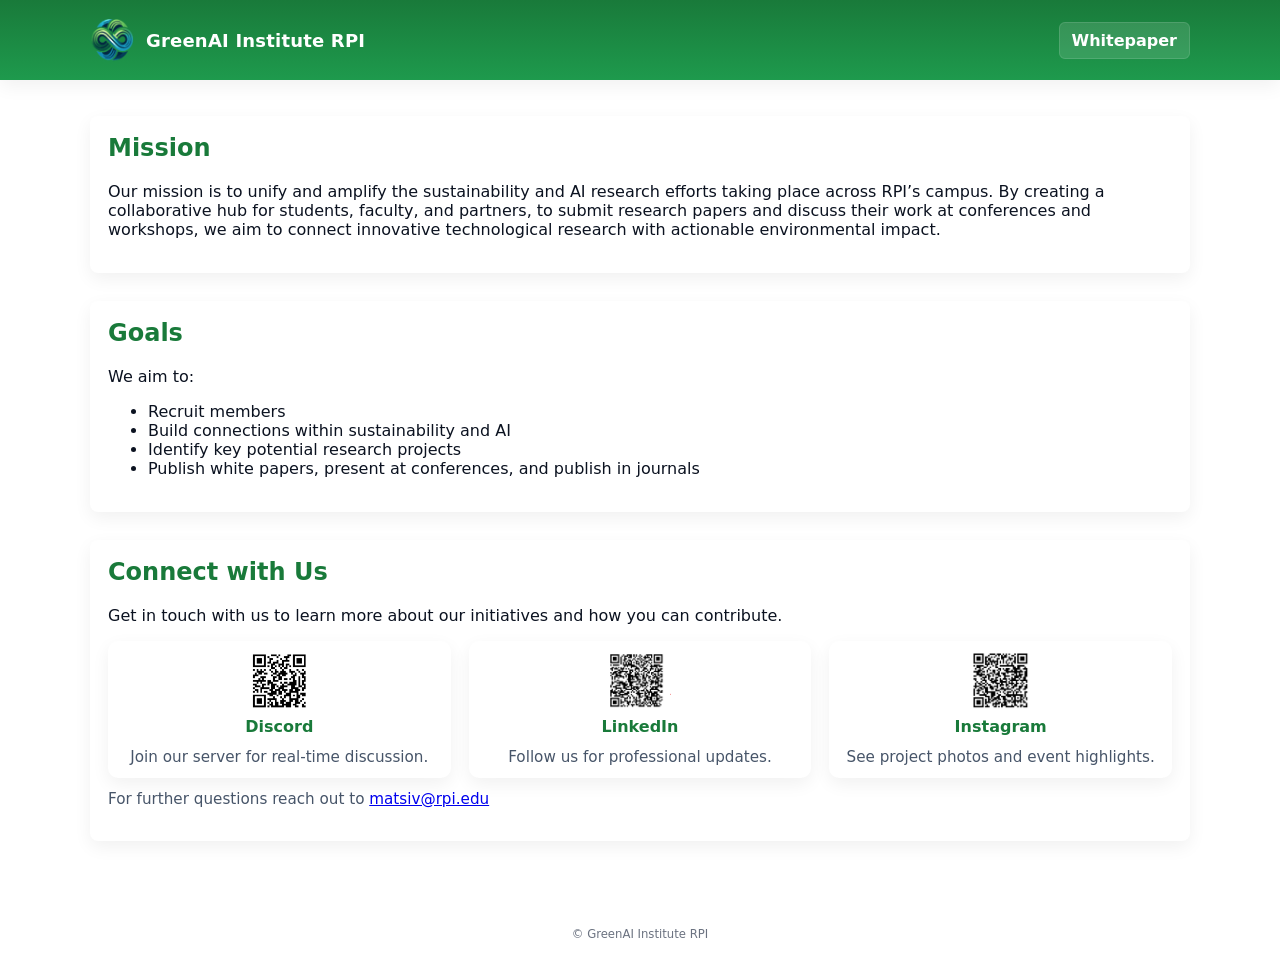
<file: index.html>
<!doctype html>
<html lang="en">
    <head>
    <meta charset="utf-8">
    <meta name="viewport" content="width=device-width, initial-scale=1">
    <title>GreenAI Institute RPI</title>
    <link rel="stylesheet" href="style.css">
    <style>
      .brand{display:flex;align-items:center;gap:12px}
      .brand-logo{height:44px;width:auto;display:block;border-radius:6px}
      .connect-grid{display:flex;gap:18px;align-items:flex-start;flex-wrap:wrap;margin-top:8px}
      .connect-item{flex:1 1 180px;background:#fff;padding:12px;border-radius:10px;box-shadow:0 6px 18px rgba(7,10,11,0.06);text-align:center}
      .connect-item img{height:56px;width:auto;display:block;margin:0 auto 8px}
      .connect-label{display:block;font-weight:700;color:var(--green-600,#197a3a);margin-bottom:6px}
      .connect-contact{margin-top:12px;font-size:.95rem;color:#475569}
    </style>
  </head>
  <body>
    <header class="site-header">
      <div class="container header-inner">
        <div class="brand"><img src="documents/logo.png" alt="GreenAI logo" class="brand-logo">GreenAI Institute RPI</div>
        <nav class="main-nav">
          <div class="nav-item">
            <a href="whitepaper.html" class="nav-button" style="text-decoration: none;">Whitepaper</a>
          </div>
        </nav>
      </div>
    </header>

    <main class="container content">
      <section id="mission">
        <h2>Mission</h2>
        <p>

          Our mission is to unify and amplify the sustainability and AI research efforts taking place across RPI’s campus. By creating a collaborative hub for students, faculty, and partners, to submit research papers and discuss their work at conferences and workshops, we aim to connect innovative technological research with actionable environmental impact. 

        </p>
      </section>

      <section id="goals">
        <h2>Goals</h2>
        <p>We aim to:</p>
        <ul class="goals-list">
          <li>Recruit members</li>
          <li>Build connections within sustainability and AI</li>
          <li>Identify key potential research projects</li>
          <li>Publish white papers, present at conferences, and publish in journals</li>
        </ul>
      </section>

      <section id="Connect with Us">
        <h2>Connect with Us</h2>
        <p>Get in touch with us to learn more about our initiatives and how you can contribute.</p>

        <div class="connect-grid">
          <div class="connect-item">
            <img src="documents/discord.png" alt="Discord">
            <span class="connect-label">Discord</span>
            <div class="connect-contact">Join our server for real-time discussion.</div>
          </div>

          <div class="connect-item">
            <img src="documents/linkedin.png" alt="LinkedIn">
            <span class="connect-label">LinkedIn</span>
            <div class="connect-contact">Follow us for professional updates.</div>
          </div>

          <div class="connect-item">
            <img src="documents/instagram.png" alt="Instagram">
            <span class="connect-label">Instagram</span>
            <div class="connect-contact">See project photos and event highlights.</div>
          </div>
        </div>

        <p class="connect-contact">For further questions reach out to <a href="mailto:matsiv@rpi.edu">matsiv@rpi.edu</a></p>

      </section>
    </main>

    <footer class="site-footer container">
      <small>© GreenAI Institute RPI</small>
    </footer>

    <script>
      // Simple dropdown toggle with basic accessibility
      document.addEventListener('click', function(e) {
        var btn = e.target.closest('.nav-button');
        if (!btn) {
          document.querySelectorAll('.dropdown').forEach(d => d.classList.remove('open'));
          document.querySelectorAll('.nav-button').forEach(b => b.setAttribute('aria-expanded','false'));
          return;
        }
        var dd = btn.parentElement.querySelector('.dropdown');
        var isOpen = dd.classList.toggle('open');
        btn.setAttribute('aria-expanded', isOpen ? 'true' : 'false');
      });
    </script>
  </body>
</html>
</file>
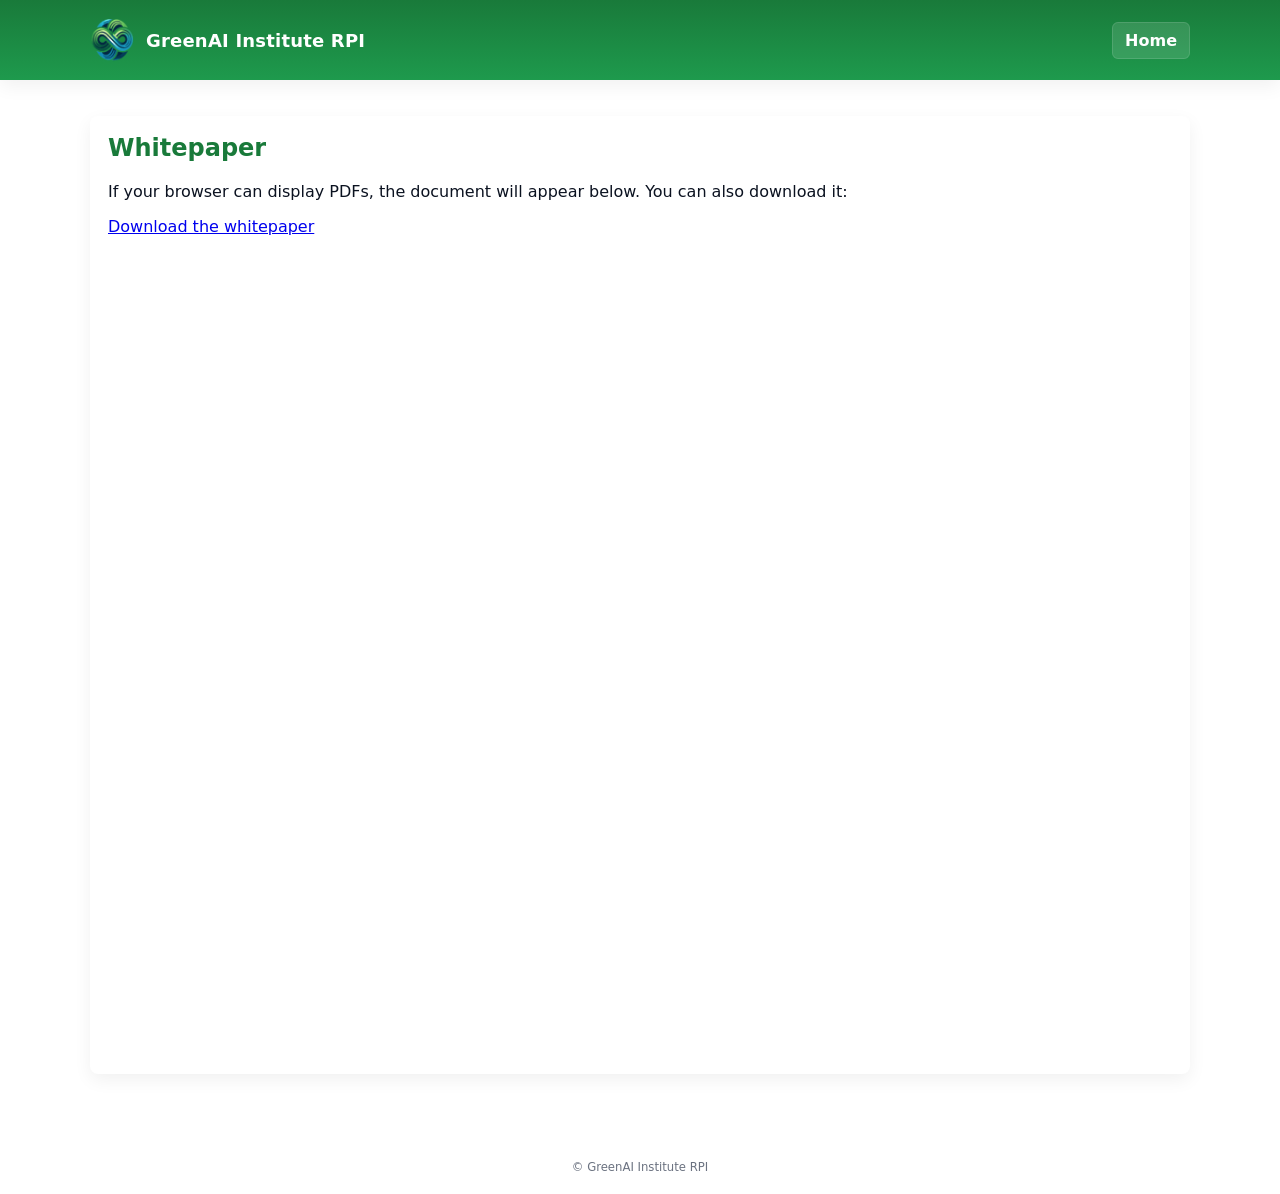
<file: whitepaper.html>
<!doctype html>
<html lang="en">
  <head>
    <meta charset="utf-8">
    <meta name="viewport" content="width=device-width, initial-scale=1">
    <title>Whitepaper — GreenAI Institute RPI</title>
    <link rel="stylesheet" href="style.css">
    <style>
      .brand{display:flex;align-items:center;gap:12px}
      .brand-logo{height:44px;width:auto;display:block;border-radius:6px}
    </style>
  </head>
  <body>
    <header class="site-header">
      <div class="container header-inner">
        <div class="brand"><img src="documents/logo.png" alt="GreenAI logo" class="brand-logo">GreenAI Institute RPI</div>
        <nav class="main-nav">
          <div class="nav-item">
            <a href="index.html" class="nav-button" style="text-decoration: none;">Home</a>
          </div>
        </nav>
      </div>
    </header>

    <main class="container content">
      <section id="whitepaper-view">
        <h2>Whitepaper</h2>
        <p>If your browser can display PDFs, the document will appear below. You can also download it:</p>
        <p><a href="documents/g.pdf" target="_blank" rel="noopener">Download the whitepaper</a></p>

        <div class="pdf-frame">
          <iframe src="documents/g.pdf" title="Gamify Sustainability PDF" frameborder="0" width="100%" height="800px"></iframe>
        </div>
      </section>
    </main>

    <footer class="site-footer container">
      <small>© GreenAI Institute RPI</small>
    </footer>
  </body>
</html>
</file>
<file: style.css>
:root{
  --green-600:#197a3a;
  --green-500:#1e9a4d;
  --muted:#6b7280;
  --bg:#ffffff;
  --max-width:1100px;
  --radius:8px;
  --shadow: 0 6px 18px rgba(7,10,11,0.06);
  font-family: Inter, system-ui, -apple-system, 'Segoe UI', Roboto, 'Helvetica Neue', Arial;
  color-scheme: light;
}

*{box-sizing:border-box}
html,body{height:100%;margin:0;background:var(--bg);color:#0b1220}
.container{max-width:var(--max-width);margin:0 auto;padding:0 20px}

/* Header / banner */
.site-header{
  background: linear-gradient(180deg, var(--green-600), var(--green-500));
  color:#fff;
  box-shadow: var(--shadow);
}
.header-inner{
  display:flex;
  align-items:center;
  justify-content:space-between;
  gap:16px;
  padding:18px 0;
}
.brand{
  font-weight:700;
  font-size:1.125rem;
  letter-spacing:0.2px;
}

/* Nav */
.main-nav{display:flex;align-items:center}
.nav-item{position:relative}
.nav-button{
  background:rgba(255,255,255,0.12);
  border:1px solid rgba(255,255,255,0.12);
  color:#fff;
  padding:8px 12px;
  border-radius:6px;
  font-weight:600;
  cursor:pointer;
  transition:background .15s, transform .06s;
}
.nav-button:hover{background:rgba(255,255,255,0.18)}
.nav-button:active{transform:translateY(1px)}

/* Dropdown */
.dropdown{
  position:absolute;
  right:0;
  top:calc(100% + 10px);
  min-width:160px;
  background:#fff;
  border-radius:8px;
  box-shadow:0 8px 24px rgba(11,17,23,0.08);
  overflow:hidden;
  opacity:0;
  transform:translateY(-6px);
  pointer-events:none;
  transition:opacity .18s, transform .18s;
}
.dropdown.open{
  opacity:1;
  transform:none;
  pointer-events:auto;
}
.dropdown a{
  display:block;
  padding:10px 14px;
  color:#0b1220;
  text-decoration:none;
  font-weight:600;
  border-bottom:1px solid #f1f5f9;
}
.dropdown a:last-child{border-bottom:0}
.dropdown a:hover{background:#f8fafc}

/* Main content */
.content{padding:36px 0}
.content h2{margin-top:0;color:var(--green-600)}
.content section{margin-bottom:28px;background:#fff;border-radius:8px;padding:18px;box-shadow:var(--shadow)}

/* Footer */
.site-footer{padding:20px 0;color:var(--muted);text-align:center;font-size:.875rem}

/* Responsive */
@media (max-width:700px){
  .header-inner{flex-direction:column;align-items:flex-start;gap:10px}
  .dropdown{right:unset;left:0}
}
</file>
